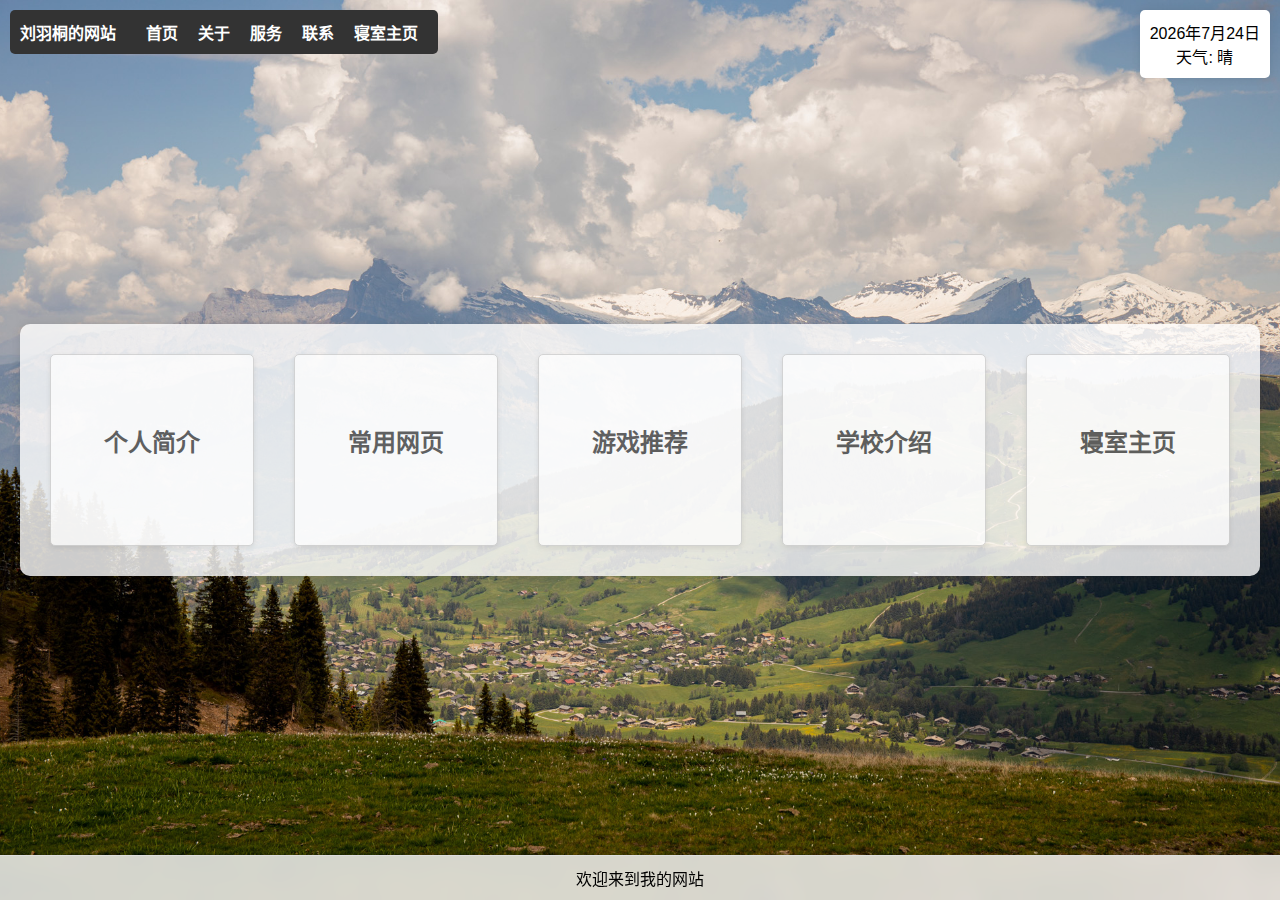
<file: index.html>
<!DOCTYPE html>
<html lang="zh-cn">
<head>
    <meta charset="UTF-8">
    <meta name="viewport" content="width=device-width, initial-scale=1.0">
    <title>欢迎来到我的网站</title>
    <link rel="stylesheet" href="Web/styles.css">
    <style>
        .tooltip {
            position: absolute;
            background-color: white;
            color: black;
            padding: 5px 10px;  
            border-radius: 5px;
            box-shadow: 0 2px 5px rgba(0, 0, 0, 0.1);
            opacity: 0;
            transition: opacity 0.3s ease-in-out, transform 0.3s ease-in-out;
            pointer-events: none;
            transform: translateY(-10px);
        }
        .tooltip.show {
            opacity: 1;
            transform: translateY(0);
        }
    </style>
</head>
<body>
    <nav class="navbar">
        <span class="site-title">刘羽桐的网站</span>
        <a href="#">首页</a>
        <a href="#" id="about">关于</a>
        <a href="#">服务</a>
        <a href="#" id="contact">联系</a>
        <a href="https://unexp-yyf.github.io/dormweb/webpage/Dorm.html" target="_blank">寝室主页</a>
    </nav>
    <div class="date-weather">
        <div id="date"></div>
        <div id="weather">天气: 晴</div>
    </div>
    <div class="container">
        <div class="card">
            <a href="Web/Self Intro.html" target="_blank">
                <h2>个人简介</h2>
            </a>
        </div>
        <div class="card">
            <a href="Web/Webpage Guide.html" target="_blank">
                <h2>常用网页</h2>
            </a>
        </div>
        <div class="card">
            <a href="Web/Game Intro.html" target="_blank">
                <h2>游戏推荐</h2>
            </a>
        </div>
        <div class="card">
            <a href="Web/School Intro.html" target="_blank">
                <h2>学校介绍</h2>
            </a>
        </div>
        <div class="card">
            <a href="https://unexp-yyf.github.io/dormweb/webpage/Dorm.html" target="_blank">
                <h2>寝室主页</h2>
            </a>
    </div>
    <footer class="footer">
        <span>欢迎来到我的网站</span>
    </footer>
    <div id="tooltip" class="tooltip"></div>
    <script>
        // 获取当前日期
        const dateElement = document.getElementById('date');
        const today = new Date();
        const options = { year: 'numeric', month: 'long', day: 'numeric' };
        dateElement.textContent = today.toLocaleDateString('zh-CN', options);

        // 显示提示文字
        const aboutLink = document.getElementById('about');
        const contactLink = document.getElementById('contact');
        const tooltip = document.getElementById('tooltip');

        aboutLink.addEventListener('mouseover', () => {
            tooltip.textContent = '本网页新生实践网页作业展示';
            tooltip.style.top = `${aboutLink.offsetTop + aboutLink.offsetHeight}px`;
            tooltip.style.left = `${aboutLink.offsetLeft}px`;
            tooltip.classList.add('show');
        });

        aboutLink.addEventListener('mouseout', () => {
            tooltip.classList.remove('show');
        });

        contactLink.addEventListener('mouseover', () => {
            tooltip.textContent = '邮箱：U202414877@hust.edu.cn';
            tooltip.style.top = `${contactLink.offsetTop + contactLink.offsetHeight}px`;
            tooltip.style.left = `${contactLink.offsetLeft}px`;
            tooltip.classList.add('show');
        });

        contactLink.addEventListener('mouseout', () => {
            tooltip.classList.remove('show');
        });
    </script>
</body>
</html>
</file>
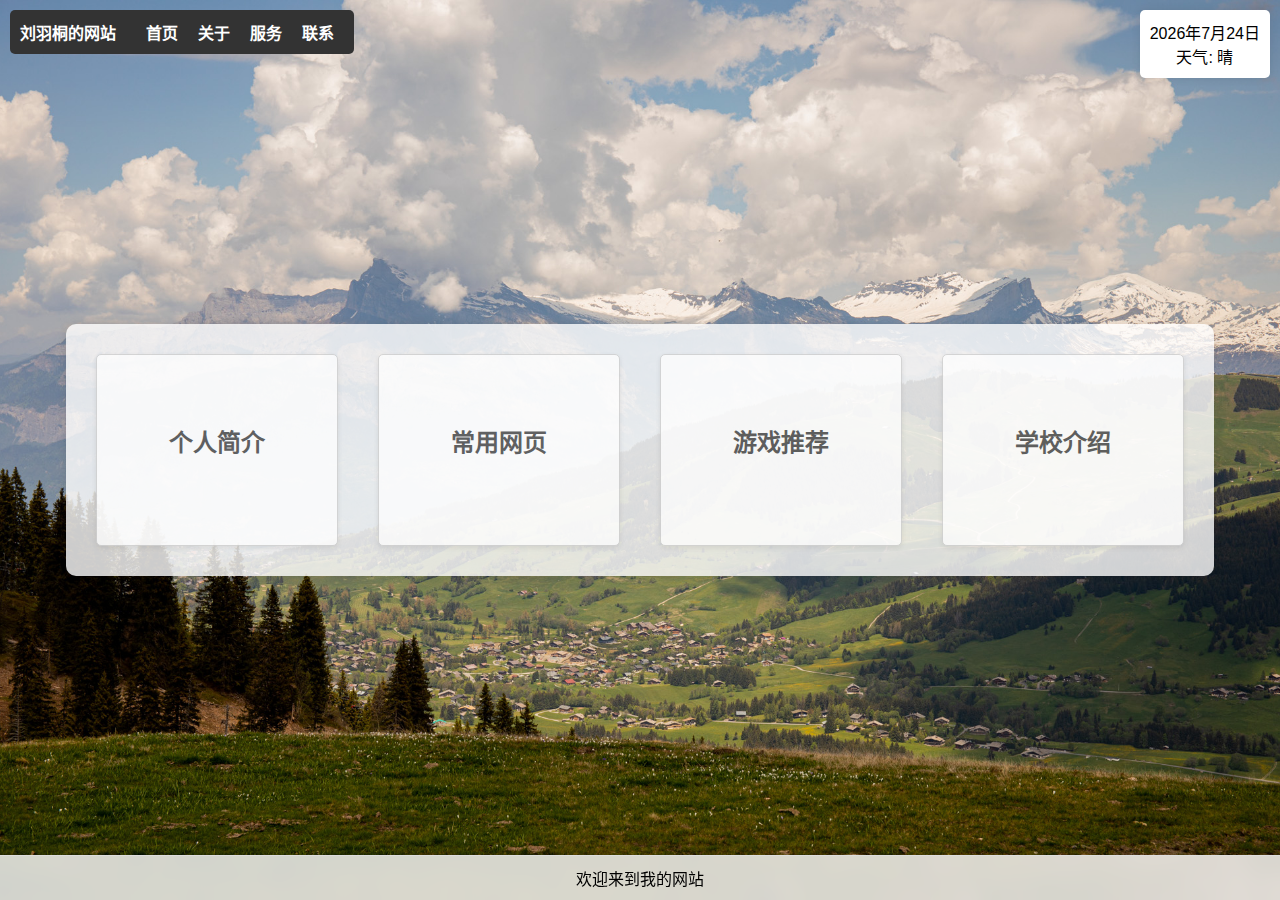
<file: docs/index.html>
<!DOCTYPE html>
<html lang="zh-cn">
<head>
    <meta charset="UTF-8">
    <meta name="viewport" content="width=device-width, initial-scale=1.0">
    <title>欢迎来到我的网站</title>
    <link rel="stylesheet" href="/Web/styles.css">
</head>
<body>
    <nav class="navbar">
        <span class="site-title">刘羽桐的网站</span>
        <a href="#">首页</a>
        <a href="#">关于</a>
        <a href="#">服务</a>
        <a href="#">联系</a>
    </nav>
    <div class="date-weather">
        <div id="date"></div>
        <div id="weather">天气: 晴</div>
    </div>
    <div class="container">
        <div class="card">
            <a href="../docs/Web/Self Intro.html" target="_blank">
                <h2>个人简介</h2>
            </a>
        </div>
        <div class="card">
            <a href="../docs/Web/Webpage Guide.html" target="_blank">
                <h2>常用网页</h2>
            </a>
        </div>
        <div class="card">
            <a href="../docs/Web/Game Intro.html" target="_blank">
                <h2>游戏推荐</h2>
            </a>
        </div>
        <div class="card">
            <a href="../docs/Web/School Intro.html" target="_blank">
                <h2>学校介绍</h2>
            </a>
        </div>
    </div>
    <footer class="footer">
        <span>欢迎来到我的网站</span>
    </footer>
    <script>
        // 获取当前日期
        const dateElement = document.getElementById('date');
        const today = new Date();
        const options = { year: 'numeric', month: 'long', day: 'numeric' };
        dateElement.textContent = today.toLocaleDateString('zh-CN', options);
    </script>
</body>
</html>
</file>
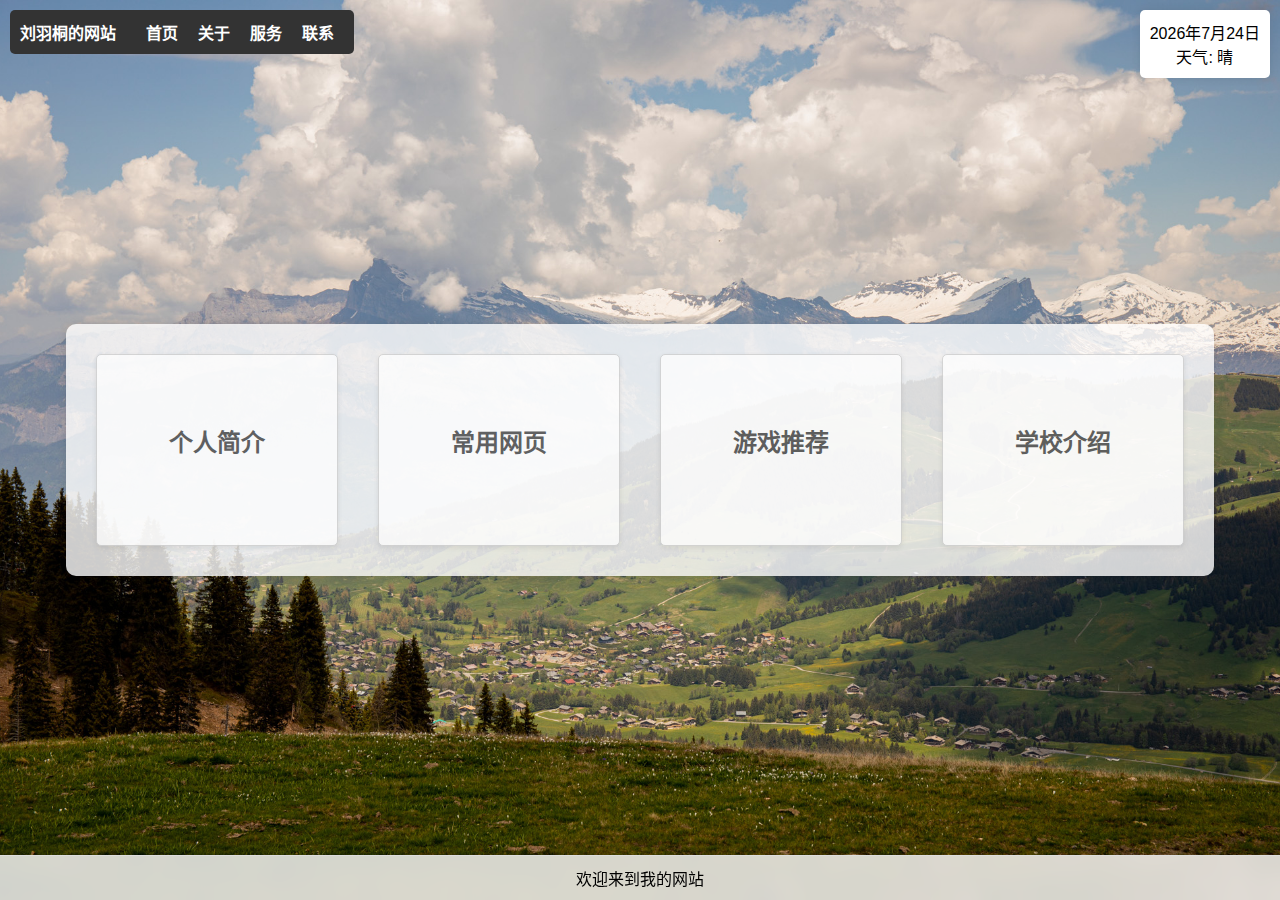
<file: lyt877/Web/index.html>
<!DOCTYPE html>
<html lang="zh-cn">
<head>
    <meta charset="UTF-8">
    <meta name="viewport" content="width=device-width, initial-scale=1.0">
    <title>欢迎来到我的网站</title>
    <link rel="stylesheet" href="styles.css">
</head>
<body>
    <nav class="navbar">
        <span class="site-title">刘羽桐的网站</span>
        <a href="#">首页</a>
        <a href="#">关于</a>
        <a href="#">服务</a>
        <a href="#">联系</a>
    </nav>
    <div class="date-weather">
        <div id="date"></div>
        <div id="weather">天气: 晴</div>
    </div>
    <div class="container">
        <div class="card">
            <a href="Self Intro.html" target="_blank">
                <h2>个人简介</h2>
            </a>
        </div>
        <div class="card">
            <a href="Webpage Guide.html" target="_blank">
                <h2>常用网页</h2>
            </a>
        </div>
        <div class="card">
            <a href="Game Intro.html" target="_blank">
                <h2>游戏推荐</h2>
            </a>
        </div>
        <div class="card">
            <a href="School Intro.html" target="_blank">
                <h2>学校介绍</h2>
            </a>
        </div>
    </div>
    <footer class="footer">
        <span>欢迎来到我的网站</span>
    </footer>
    <script>
        // 获取当前日期
        const dateElement = document.getElementById('date');
        const today = new Date();
        const options = { year: 'numeric', month: 'long', day: 'numeric' };
        dateElement.textContent = today.toLocaleDateString('zh-CN', options);
    </script>
</body>
</html>
</file>
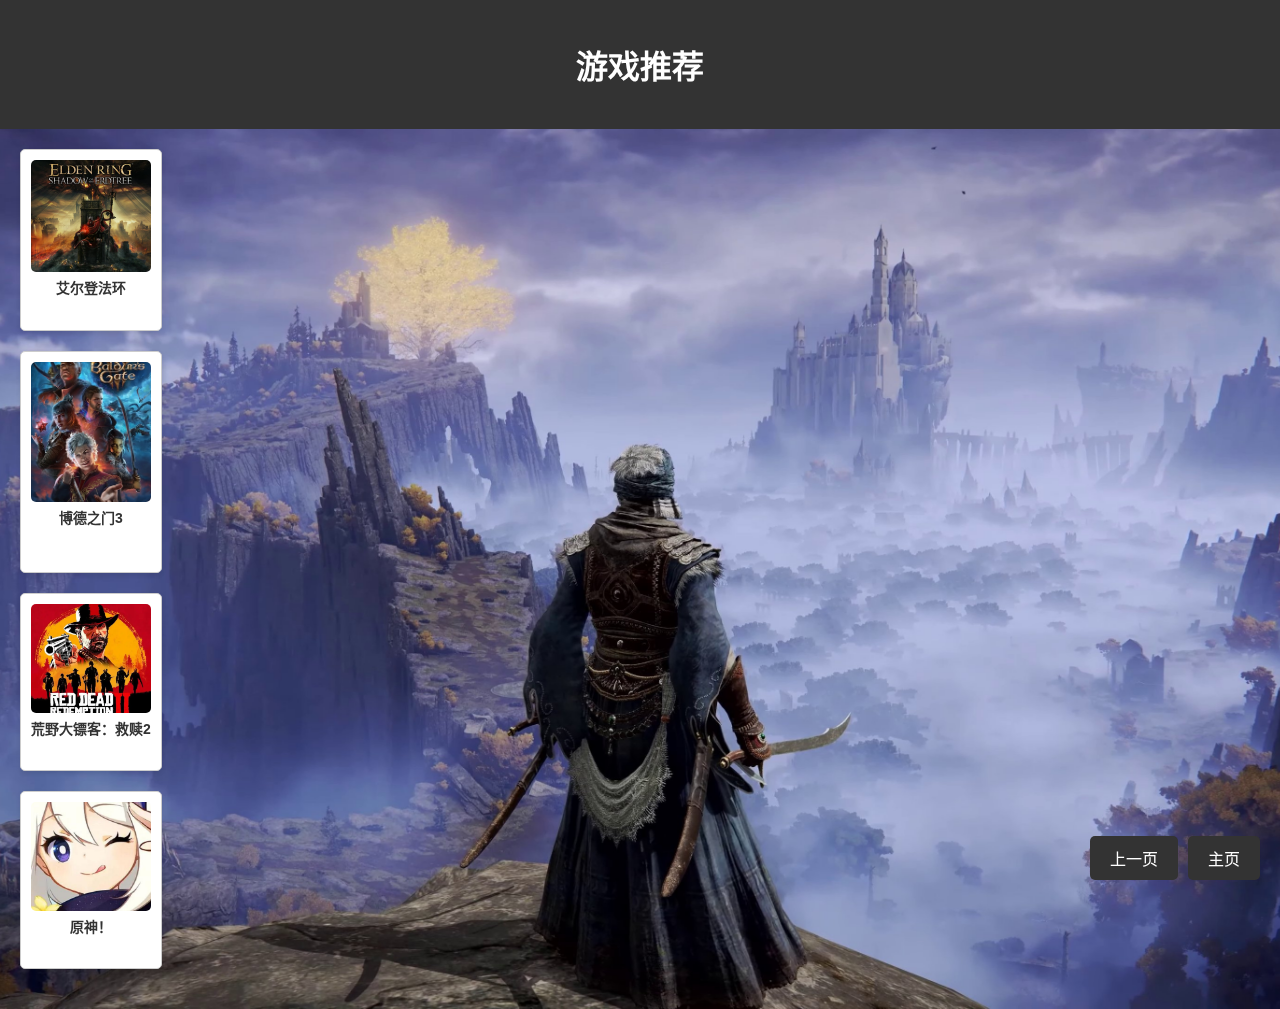
<file: Web/Game Intro.html>
<!DOCTYPE html>
<html lang="zh-cn">
<head>
    <meta charset="UTF-8">
    <meta name="viewport" content="width=device-width, initial-scale=1.0">
    <title>Game Recommendations</title>
    <link rel="stylesheet" href="style Game.css">
</head>
<body>
    <header class="header">
        <h1>游戏推荐</h1>
    </header>
    <div class="game-container">
        <div class="game-card fade-in" data-info="《艾尔登法环》是一款由FromSoftware开发、万代南梦宫发行的动作角色扮演游戏。游戏设定在一个充满神秘和危险的开放世界中，玩家将扮演一名被称为“褪色者”的角色，探索广阔的土地，揭开隐藏的秘密。游戏融合了FromSoftware经典的高难度战斗机制和深厚的故事背景，由知名作家乔治·R·R·马丁参与创作。玩家可以自由选择探索路径，面对各种强大的敌人和Boss，体验紧张刺激的战斗和丰富的剧情。游戏的世界观设定在一个被称为“交界地”的地方，这里充满了古老的神话和传说。玩家将探索各种各样的环境，从茂密的森林到荒凉的沙漠，每个区域都有独特的敌人和挑战。游戏的战斗系统强调策略和技巧，玩家需要熟练掌握各种武器和技能，才能在战斗中生存下来。游戏还提供了丰富的角色自定义选项，玩家可以根据自己的喜好打造独特的角色。除了主线任务，游戏中还有大量的支线任务和隐藏内容，等待玩家去发现和探索。">
            <div class="image-container">
                <img src="../Image/Shadow of the Erdtree.webp" alt="游戏1图片">
            </div>
            <h2>艾尔登法环</h2>
        </div>
        <div class="game-card fade-in" data-info="《博德之门3》是由Larian Studios开发的一款角色扮演游戏，是经典系列《博德之门》的最新续作。游戏设定在龙与地下城的奇幻世界中，玩家将组建一支冒险队伍，探索充满危险和谜题的地下城和城市。游戏采用回合制战斗系统，玩家需要策略性地利用角色的技能和魔法来击败敌人。游戏的剧情丰富，玩家的选择将影响故事的发展和结局。通过与队友和NPC的互动，玩家可以深入了解每个角色的背景和动机，体验一个充满变化和惊喜的冒险旅程。游戏的世界观设定在一个充满魔法和奇幻生物的世界，玩家将面对各种各样的敌人，从强大的龙到狡猾的盗贼。游戏的战斗系统强调策略和团队合作，玩家需要合理分配角色的技能和资源，才能在战斗中取得胜利。游戏还提供了丰富的角色自定义选项，玩家可以根据自己的喜好打造独特的角色。除了主线任务，游戏中还有大量的支线任务和隐藏内容，等待玩家去发现和探索。">
            <div class="image-container">
                <img src="../Image/Baldur's Gate 3.jpg" alt="游戏2图片">
            </div>
            <h2>博德之门3</h2>
        </div>
        <div class="game-card fade-in" data-info="《荒野大镖客：救赎2》是由Rockstar Games开发的一款开放世界动作冒险游戏。游戏设定在19世纪末的美国西部，玩家将扮演一名名叫亚瑟·摩根的亡命之徒，加入范德林德帮派，体验一段充满冒险和危险的旅程。游戏的开放世界设计精美，玩家可以自由探索广阔的荒野、城镇和森林，参与各种任务和活动。游戏的剧情深刻感人，角色塑造丰富，玩家的选择将影响故事的发展和结局。通过狩猎、钓鱼、打牌等活动，玩家可以体验到真实的西部生活。游戏的世界观设定在一个充满历史和文化的西部世界，玩家将面对各种各样的敌人，从凶猛的野生动物到狡猾的盗贼。游戏的战斗系统强调策略和技巧，玩家需要熟练掌握各种武器和技能，才能在战斗中生存下来。游戏还提供了丰富的角色自定义选项，玩家可以根据自己的喜好打造独特的角色。除了主线任务，游戏中还有大量的支线任务和隐藏内容，等待玩家去发现和探索。">
            <div class="image-container">
                <img src="../Image/RDR2.webp" alt="游戏3图片">
            </div>
            <h2>荒野大镖客：救赎2</h2>
        </div>
<div class="game-card fade-in" data-info="《原神》是由miHoYo开发的一款开放世界动作角色扮演游戏。游戏设定在一个名为提瓦特的幻想世界中，玩家将扮演一名旅行者，寻找失散的亲人，并揭开世界的秘密。游戏拥有精美的画面和广阔的开放世界，玩家可以自由探索七个不同元素的国度，解锁各种角色和技能。游戏的战斗系统独特，玩家可以通过组合不同元素的攻击来击败敌人。游戏还支持多人联机，玩家可以与朋友一起组队冒险，体验丰富多彩的任务和活动。游戏的世界观设定在一个充满魔法和奇幻生物的世界，玩家将面对各种各样的敌人，从强大的龙到狡猾的盗贼。游戏的战斗系统强调策略和团队合作，玩家需要合理分配角色的技能和资源，才能在战斗中取得胜利。游戏还提供了丰富的角色自定义选项，玩家可以根据自己的喜好打造独特的角色。除了主线任务，游戏中还有大量的支线任务和隐藏内容，等待玩家去发现和探索。">
    <div class="image-container">
        <img src="../Image/GENSHIN！.jpeg" alt="游戏4图片">
    </div>
    <h2>原神！</h2>
</div>
    </div>
    <div class="game-detail" id="game-detail">
        <p id="game-detail-text">这里是游戏的详细介绍。</p>
    </div>
    <div class="button-container">
        <a href="javascript:history.back()" class="button">上一页</a>
        <a href="../index.html" class="button">主页</a>
    </div>
    <script src="script.js"></script>
</body>
</html>
</file>
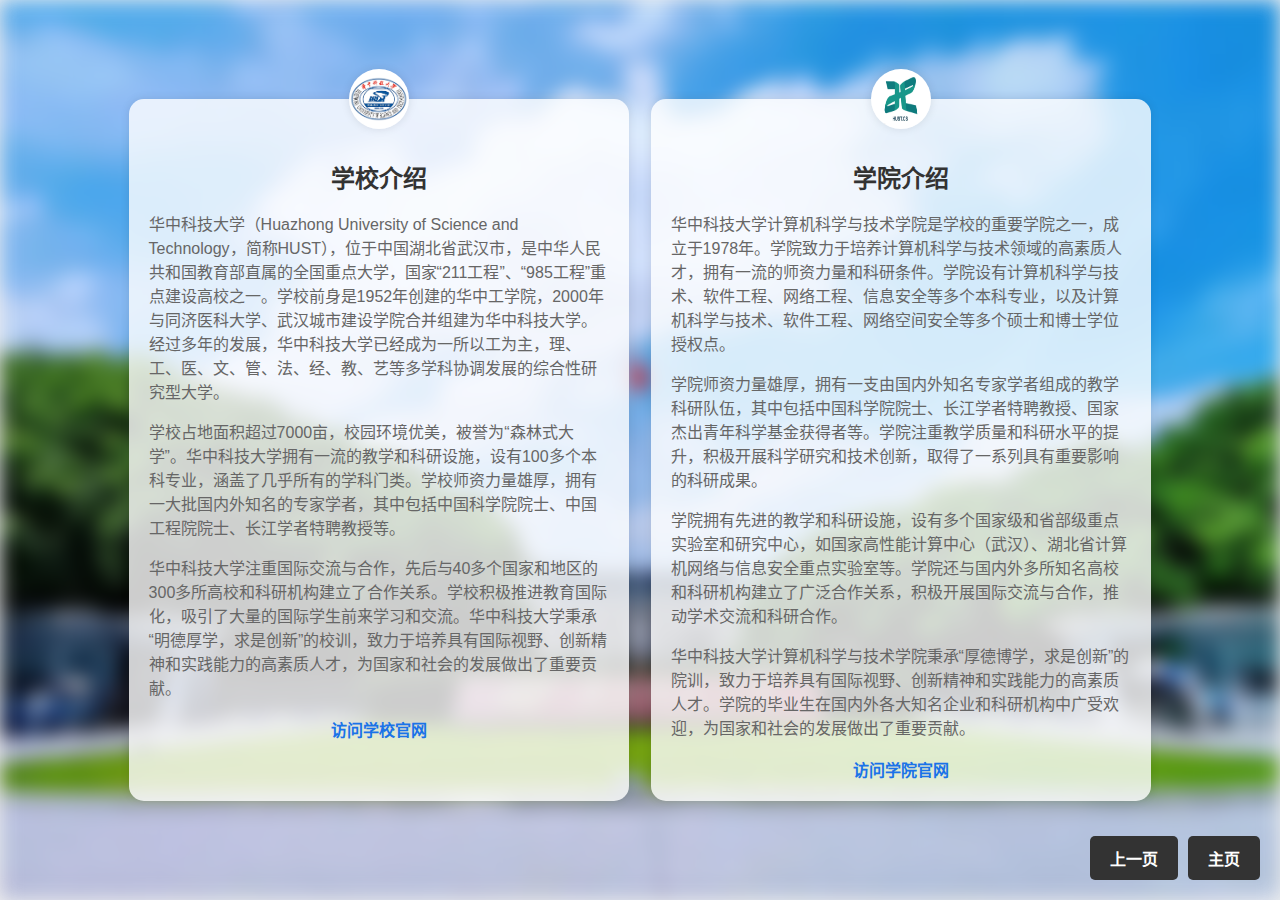
<file: Web/School Intro.html>
<!DOCTYPE html>
<html lang="zh-cn">
<head>
    <meta charset="UTF-8">
    <meta name="viewport" content="width=device-width, initial-scale=1.0">
    <title>学校和学院介绍</title>
    <link rel="stylesheet" href="style school.css">
</head>
<body>
    <div class="background"></div>
    <div class="container">
        <div class="intro-box">
            <img src="../Image/HUSTicon.webp" alt="学校图标" class="icon">
            <h2>学校介绍</h2>
            <p>华中科技大学（Huazhong University of Science and Technology，简称HUST），位于中国湖北省武汉市，是中华人民共和国教育部直属的全国重点大学，国家“211工程”、“985工程”重点建设高校之一。学校前身是1952年创建的华中工学院，2000年与同济医科大学、武汉城市建设学院合并组建为华中科技大学。经过多年的发展，华中科技大学已经成为一所以工为主，理、工、医、文、管、法、经、教、艺等多学科协调发展的综合性研究型大学。</p>
            <p>学校占地面积超过7000亩，校园环境优美，被誉为“森林式大学”。华中科技大学拥有一流的教学和科研设施，设有100多个本科专业，涵盖了几乎所有的学科门类。学校师资力量雄厚，拥有一大批国内外知名的专家学者，其中包括中国科学院院士、中国工程院院士、长江学者特聘教授等。</p>
            <p>华中科技大学注重国际交流与合作，先后与40多个国家和地区的300多所高校和科研机构建立了合作关系。学校积极推进教育国际化，吸引了大量的国际学生前来学习和交流。华中科技大学秉承“明德厚学，求是创新”的校训，致力于培养具有国际视野、创新精神和实践能力的高素质人才，为国家和社会的发展做出了重要贡献。</p>
            <a href="https://www.hust.edu.cn" target="_blank">访问学校官网</a>
        </div>
        <div class="intro-box">
            <img src="../Image/CSicon.webp" alt="学院图标" class="icon">
            <h2>学院介绍</h2>
            <p>华中科技大学计算机科学与技术学院是学校的重要学院之一，成立于1978年。学院致力于培养计算机科学与技术领域的高素质人才，拥有一流的师资力量和科研条件。学院设有计算机科学与技术、软件工程、网络工程、信息安全等多个本科专业，以及计算机科学与技术、软件工程、网络空间安全等多个硕士和博士学位授权点。</p>
            <p>学院师资力量雄厚，拥有一支由国内外知名专家学者组成的教学科研队伍，其中包括中国科学院院士、长江学者特聘教授、国家杰出青年科学基金获得者等。学院注重教学质量和科研水平的提升，积极开展科学研究和技术创新，取得了一系列具有重要影响的科研成果。</p>
            <p>学院拥有先进的教学和科研设施，设有多个国家级和省部级重点实验室和研究中心，如国家高性能计算中心（武汉）、湖北省计算机网络与信息安全重点实验室等。学院还与国内外多所知名高校和科研机构建立了广泛合作关系，积极开展国际交流与合作，推动学术交流和科研合作。</p>
            <p>华中科技大学计算机科学与技术学院秉承“厚德博学，求是创新”的院训，致力于培养具有国际视野、创新精神和实践能力的高素质人才。学院的毕业生在国内外各大知名企业和科研机构中广受欢迎，为国家和社会的发展做出了重要贡献。</p>
            <a href="https://cs.hust.edu.cn" target="_blank">访问学院官网</a>
        </div>
    </div>
    <div class="navigation-buttons">
        <a href="Self Intro.html" class="nav-button">上一页</a>
        <a href="../index.html" class="nav-button">主页</a>
    </div>
</body>
</html>
</file>
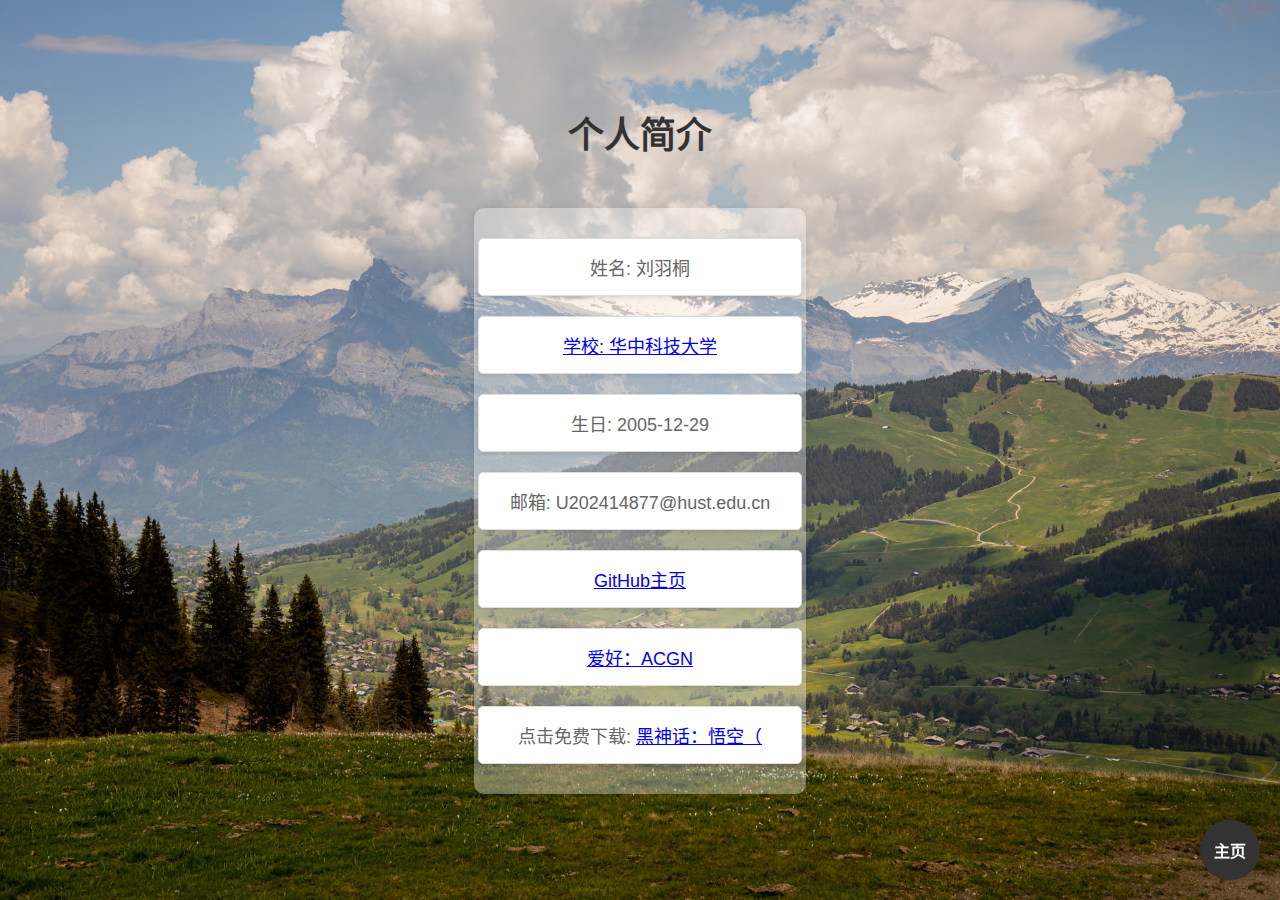
<file: Web/Self Intro.html>
<!DOCTYPE html>
<html lang="zh-cn">
<head>
    <meta charset="UTF-8">
    <meta name="viewport" content="width=device-width, initial-scale=1.0">
    <title>个人简介</title>
    <link rel="stylesheet" href="style Intro.css">
</head>
<body>
    <div class="header">
        <h1>个人简介</h1>
    </div>
    <div class="info-container">
        <div class="info-item">姓名: 刘羽桐</div>
        <div class="info-item"><a href="School Intro.html">学校: 华中科技大学</a></div>
        <div class="info-item">生日: 2005-12-29</div>
        <div class="info-item">邮箱: U202414877@hust.edu.cn</div>
        <div class="info-item"><a href="https://github.com/Hapekiro22">GitHub主页</a></div>
        <div class="info-item"><a href="Game Intro.html">爱好：ACGN</a></div>
        <div class="info-item">点击免费下载: <a href="https://ys-api.mihoyo.com/event/download_porter/link/ys_cn/official/pc_default" target="_blank">黑神话：悟空（</a></div>
    </div>
    <div class="back-to-home">
        <a href="../index.html">主页</a>
    </div>
</body>
</html>
</file>
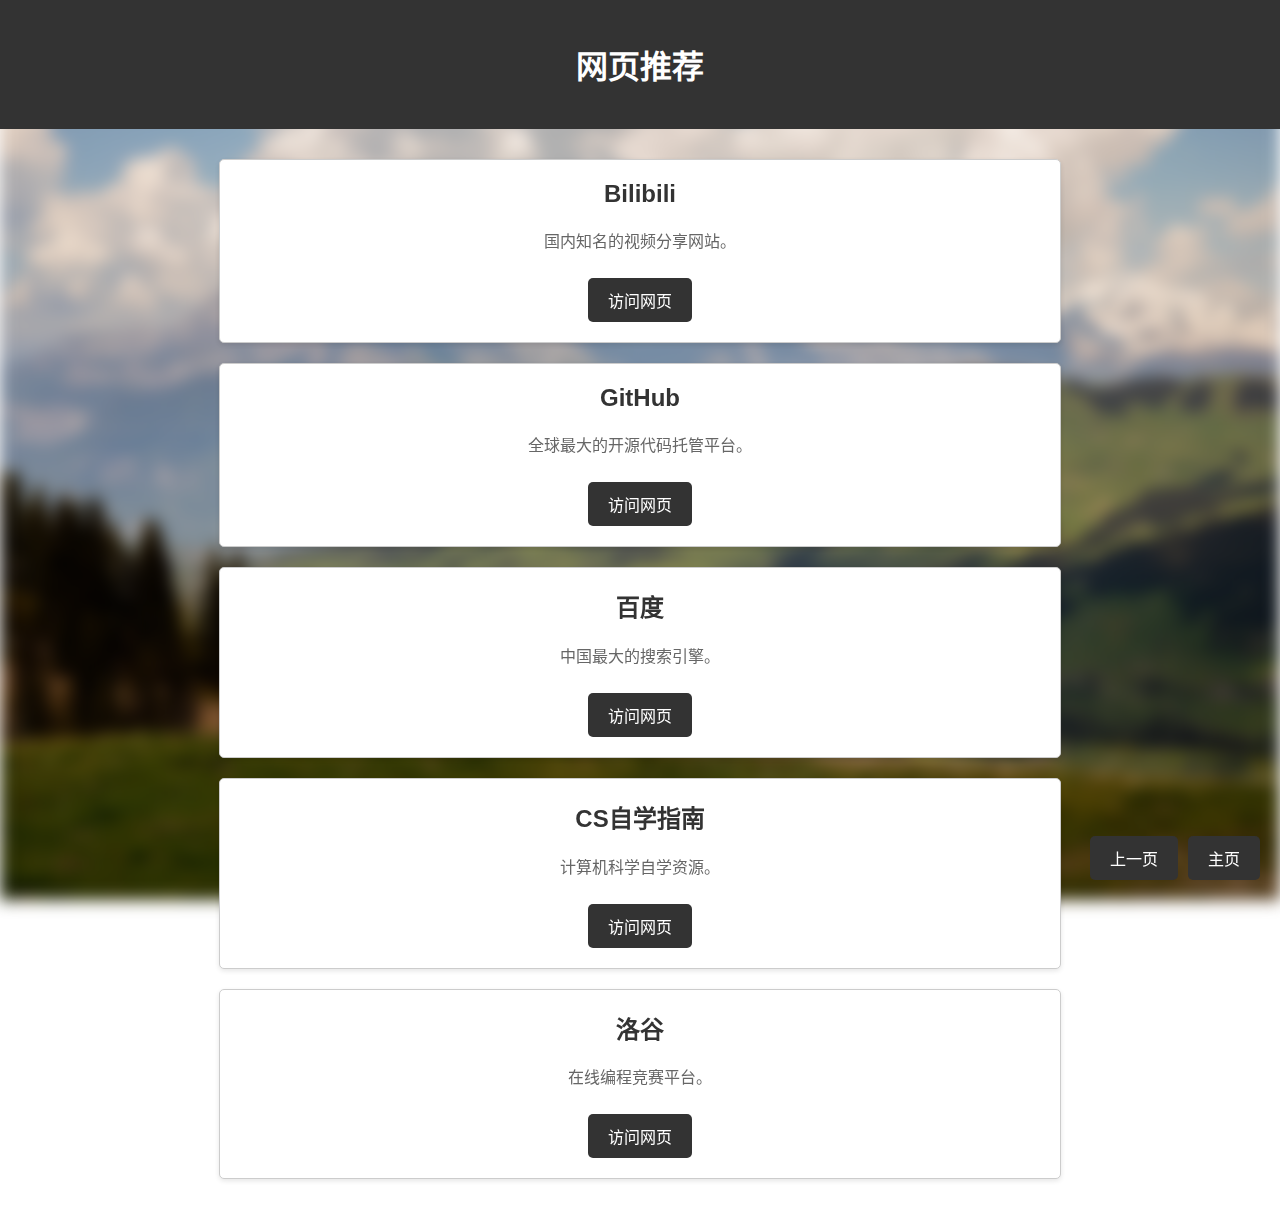
<file: Web/Webpage Guide.html>
<!DOCTYPE html>
<html lang="zh-cn">
<head>
    <meta charset="UTF-8">
    <meta name="viewport" content="width=device-width, initial-scale=1.0">
    <title>Webpage Guide</title>
    <link rel="stylesheet" href="style Web.css">
</head>
<body>
    <header class="header">
        <h1>网页推荐</h1>
    </header>
    <div class="webpage-container">
        <div class="webpage-card">
            <h2>Bilibili</h2>
            <p>国内知名的视频分享网站。</p>
            <a href="https://www.bilibili.com" target="_blank">访问网页</a>
        </div>
        <div class="webpage-card">
            <h2>GitHub</h2>
            <p>全球最大的开源代码托管平台。</p>
            <a href="https://github.com" target="_blank">访问网页</a>
        </div>
        <div class="webpage-card">
            <h2>百度</h2>
            <p>中国最大的搜索引擎。</p>
            <a href="https://www.baidu.com" target="_blank">访问网页</a>
        </div>
        <div class="webpage-card">
            <h2>CS自学指南</h2>
            <p>计算机科学自学资源。</p>
            <a href="https://csdiy.wiki/" target="_blank">访问网页</a>
        </div>
        <div class="webpage-card">
            <h2>洛谷</h2>
            <p>在线编程竞赛平台。</p>
            <a href="https://www.luogu.com.cn" target="_blank">访问网页</a>
        </div>
    <div class="button-container">
        <a href="javascript:history.back()" class="button">上一页</a>
        <a href="../index.html" class="button">主页</a>
    </div>
</body>
</html>
</file>
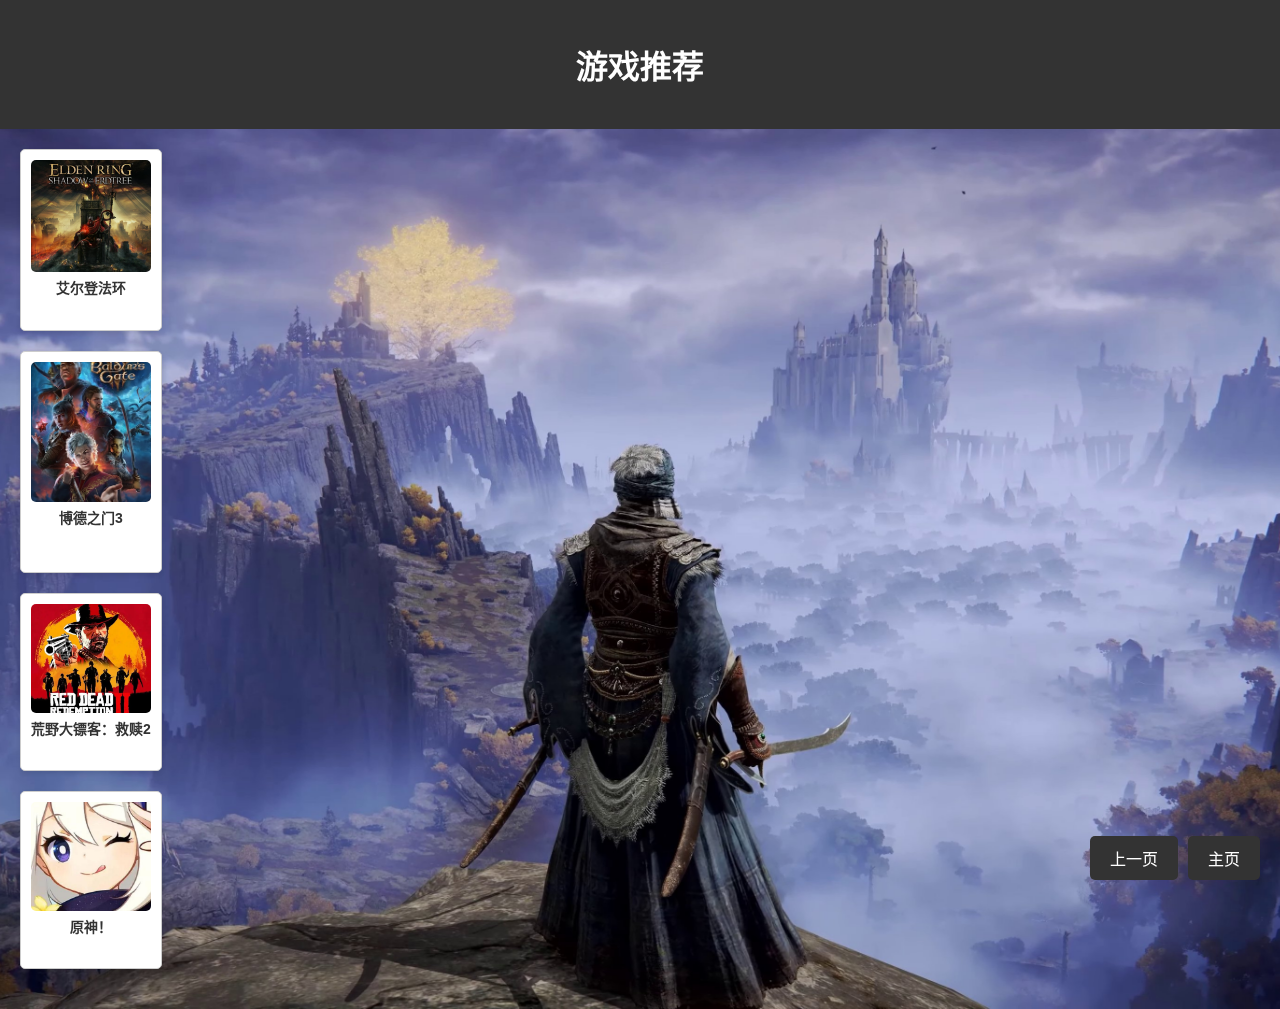
<file: docs/Web/Game Intro.html>
<!DOCTYPE html>
<html lang="zh-cn">
<head>
    <meta charset="UTF-8">
    <meta name="viewport" content="width=device-width, initial-scale=1.0">
    <title>Game Recommendations</title>
    <link rel="stylesheet" href="style Game.css">
</head>
<body>
    <header class="header">
        <h1>游戏推荐</h1>
    </header>
    <div class="game-container">
        <div class="game-card fade-in" data-info="《艾尔登法环》是一款由FromSoftware开发、万代南梦宫发行的动作角色扮演游戏。游戏设定在一个充满神秘和危险的开放世界中，玩家将扮演一名被称为“褪色者”的角色，探索广阔的土地，揭开隐藏的秘密。游戏融合了FromSoftware经典的高难度战斗机制和深厚的故事背景，由知名作家乔治·R·R·马丁参与创作。玩家可以自由选择探索路径，面对各种强大的敌人和Boss，体验紧张刺激的战斗和丰富的剧情。游戏的世界观设定在一个被称为“交界地”的地方，这里充满了古老的神话和传说。玩家将探索各种各样的环境，从茂密的森林到荒凉的沙漠，每个区域都有独特的敌人和挑战。游戏的战斗系统强调策略和技巧，玩家需要熟练掌握各种武器和技能，才能在战斗中生存下来。游戏还提供了丰富的角色自定义选项，玩家可以根据自己的喜好打造独特的角色。除了主线任务，游戏中还有大量的支线任务和隐藏内容，等待玩家去发现和探索。"data-bg="../Image/Elden Ring Backpage.jpeg">
            <div class="image-container">
                <img src="../Image/Shadow of the Erdtree.webp" alt="游戏1图片">
            </div>
            <h2>艾尔登法环</h2>
        </div>
        <div class="game-card fade-in" data-info="《博德之门3》是由Larian Studios开发的一款角色扮演游戏，是经典系列《博德之门》的最新续作。游戏设定在龙与地下城的奇幻世界中，玩家将组建一支冒险队伍，探索充满危险和谜题的地下城和城市。游戏采用回合制战斗系统，玩家需要策略性地利用角色的技能和魔法来击败敌人。游戏的剧情丰富，玩家的选择将影响故事的发展和结局。通过与队友和NPC的互动，玩家可以深入了解每个角色的背景和动机，体验一个充满变化和惊喜的冒险旅程。游戏的世界观设定在一个充满魔法和奇幻生物的世界，玩家将面对各种各样的敌人，从强大的龙到狡猾的盗贼。游戏的战斗系统强调策略和团队合作，玩家需要合理分配角色的技能和资源，才能在战斗中取得胜利。游戏还提供了丰富的角色自定义选项，玩家可以根据自己的喜好打造独特的角色。除了主线任务，游戏中还有大量的支线任务和隐藏内容，等待玩家去发现和探索。">
            <div class="image-container">
                <img src="../Image/Baldur's Gate 3.jpg" alt="游戏2图片">
            </div>
            <h2>博德之门3</h2>
        </div>
        <div class="game-card fade-in" data-info="《荒野大镖客：救赎2》是由Rockstar Games开发的一款开放世界动作冒险游戏。游戏设定在19世纪末的美国西部，玩家将扮演一名名叫亚瑟·摩根的亡命之徒，加入范德林德帮派，体验一段充满冒险和危险的旅程。游戏的开放世界设计精美，玩家可以自由探索广阔的荒野、城镇和森林，参与各种任务和活动。游戏的剧情深刻感人，角色塑造丰富，玩家的选择将影响故事的发展和结局。通过狩猎、钓鱼、打牌等活动，玩家可以体验到真实的西部生活。游戏的世界观设定在一个充满历史和文化的西部世界，玩家将面对各种各样的敌人，从凶猛的野生动物到狡猾的盗贼。游戏的战斗系统强调策略和技巧，玩家需要熟练掌握各种武器和技能，才能在战斗中生存下来。游戏还提供了丰富的角色自定义选项，玩家可以根据自己的喜好打造独特的角色。除了主线任务，游戏中还有大量的支线任务和隐藏内容，等待玩家去发现和探索。">
            <div class="image-container">
                <img src="../Image/RDR2.webp" alt="游戏3图片">
            </div>
            <h2>荒野大镖客：救赎2</h2>
        </div>
<div class="game-card fade-in" data-info="《原神》是由miHoYo开发的一款开放世界动作角色扮演游戏。游戏设定在一个名为提瓦特的幻想世界中，玩家将扮演一名旅行者，寻找失散的亲人，并揭开世界的秘密。游戏拥有精美的画面和广阔的开放世界，玩家可以自由探索七个不同元素的国度，解锁各种角色和技能。游戏的战斗系统独特，玩家可以通过组合不同元素的攻击来击败敌人。游戏还支持多人联机，玩家可以与朋友一起组队冒险，体验丰富多彩的任务和活动。游戏的世界观设定在一个充满魔法和奇幻生物的世界，玩家将面对各种各样的敌人，从强大的龙到狡猾的盗贼。游戏的战斗系统强调策略和团队合作，玩家需要合理分配角色的技能和资源，才能在战斗中取得胜利。游戏还提供了丰富的角色自定义选项，玩家可以根据自己的喜好打造独特的角色。除了主线任务，游戏中还有大量的支线任务和隐藏内容，等待玩家去发现和探索。">
    <div class="image-container">
        <img src="../Image/GENSHIN！.jpeg" alt="游戏4图片">
    </div>
    <h2>原神！</h2>
</div>
    </div>
    <div class="game-detail" id="game-detail">
        <p id="game-detail-text">这里是游戏的详细介绍。</p>
    </div>
    <div class="button-container">
        <a href="javascript:history.back()" class="button">上一页</a>
        <a href="../index.html" class="button">主页</a>
    </div>
    <script src="script.js"></script>
</body>
</html>
</file>
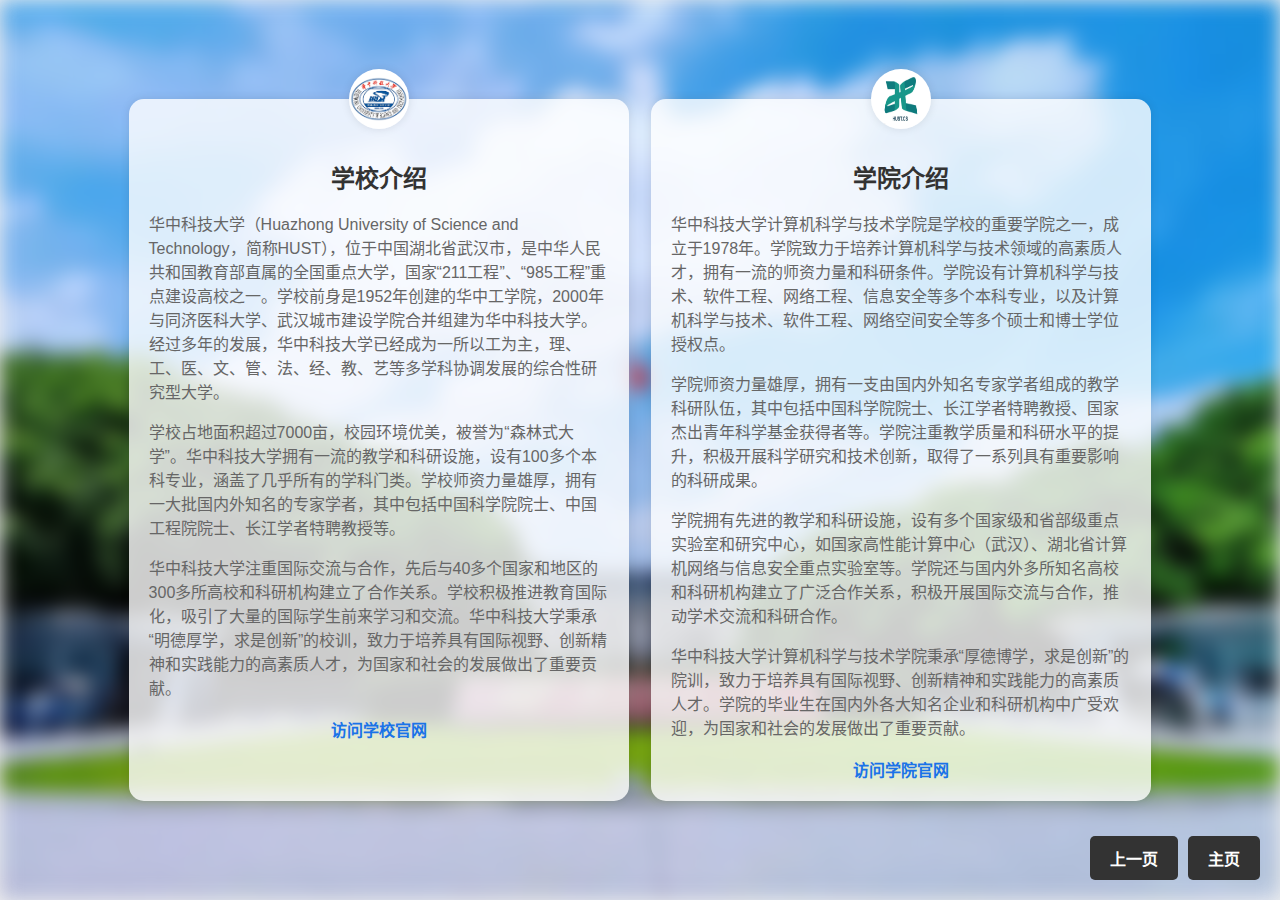
<file: docs/Web/School Intro.html>
<!DOCTYPE html>
<html lang="zh-cn">
<head>
    <meta charset="UTF-8">
    <meta name="viewport" content="width=device-width, initial-scale=1.0">
    <title>学校和学院介绍</title>
    <link rel="stylesheet" href="style school.css">
</head>
<body>
    <div class="background"></div>
    <div class="container">
        <div class="intro-box">
            <img src="../Image/HUSTicon.webp" alt="学校图标" class="icon">
            <h2>学校介绍</h2>
            <p>华中科技大学（Huazhong University of Science and Technology，简称HUST），位于中国湖北省武汉市，是中华人民共和国教育部直属的全国重点大学，国家“211工程”、“985工程”重点建设高校之一。学校前身是1952年创建的华中工学院，2000年与同济医科大学、武汉城市建设学院合并组建为华中科技大学。经过多年的发展，华中科技大学已经成为一所以工为主，理、工、医、文、管、法、经、教、艺等多学科协调发展的综合性研究型大学。</p>
            <p>学校占地面积超过7000亩，校园环境优美，被誉为“森林式大学”。华中科技大学拥有一流的教学和科研设施，设有100多个本科专业，涵盖了几乎所有的学科门类。学校师资力量雄厚，拥有一大批国内外知名的专家学者，其中包括中国科学院院士、中国工程院院士、长江学者特聘教授等。</p>
            <p>华中科技大学注重国际交流与合作，先后与40多个国家和地区的300多所高校和科研机构建立了合作关系。学校积极推进教育国际化，吸引了大量的国际学生前来学习和交流。华中科技大学秉承“明德厚学，求是创新”的校训，致力于培养具有国际视野、创新精神和实践能力的高素质人才，为国家和社会的发展做出了重要贡献。</p>
            <a href="https://www.hust.edu.cn" target="_blank">访问学校官网</a>
        </div>
        <div class="intro-box">
            <img src="../Image/CSicon.webp" alt="学院图标" class="icon">
            <h2>学院介绍</h2>
            <p>华中科技大学计算机科学与技术学院是学校的重要学院之一，成立于1978年。学院致力于培养计算机科学与技术领域的高素质人才，拥有一流的师资力量和科研条件。学院设有计算机科学与技术、软件工程、网络工程、信息安全等多个本科专业，以及计算机科学与技术、软件工程、网络空间安全等多个硕士和博士学位授权点。</p>
            <p>学院师资力量雄厚，拥有一支由国内外知名专家学者组成的教学科研队伍，其中包括中国科学院院士、长江学者特聘教授、国家杰出青年科学基金获得者等。学院注重教学质量和科研水平的提升，积极开展科学研究和技术创新，取得了一系列具有重要影响的科研成果。</p>
            <p>学院拥有先进的教学和科研设施，设有多个国家级和省部级重点实验室和研究中心，如国家高性能计算中心（武汉）、湖北省计算机网络与信息安全重点实验室等。学院还与国内外多所知名高校和科研机构建立了广泛合作关系，积极开展国际交流与合作，推动学术交流和科研合作。</p>
            <p>华中科技大学计算机科学与技术学院秉承“厚德博学，求是创新”的院训，致力于培养具有国际视野、创新精神和实践能力的高素质人才。学院的毕业生在国内外各大知名企业和科研机构中广受欢迎，为国家和社会的发展做出了重要贡献。</p>
            <a href="https://cs.hust.edu.cn" target="_blank">访问学院官网</a>
        </div>
    </div>
    <div class="navigation-buttons">
        <a href="Self Intro.html" class="nav-button">上一页</a>
        <a href="../index.html" class="nav-button">主页</a>
    </div>
</body>
</html>
</file>
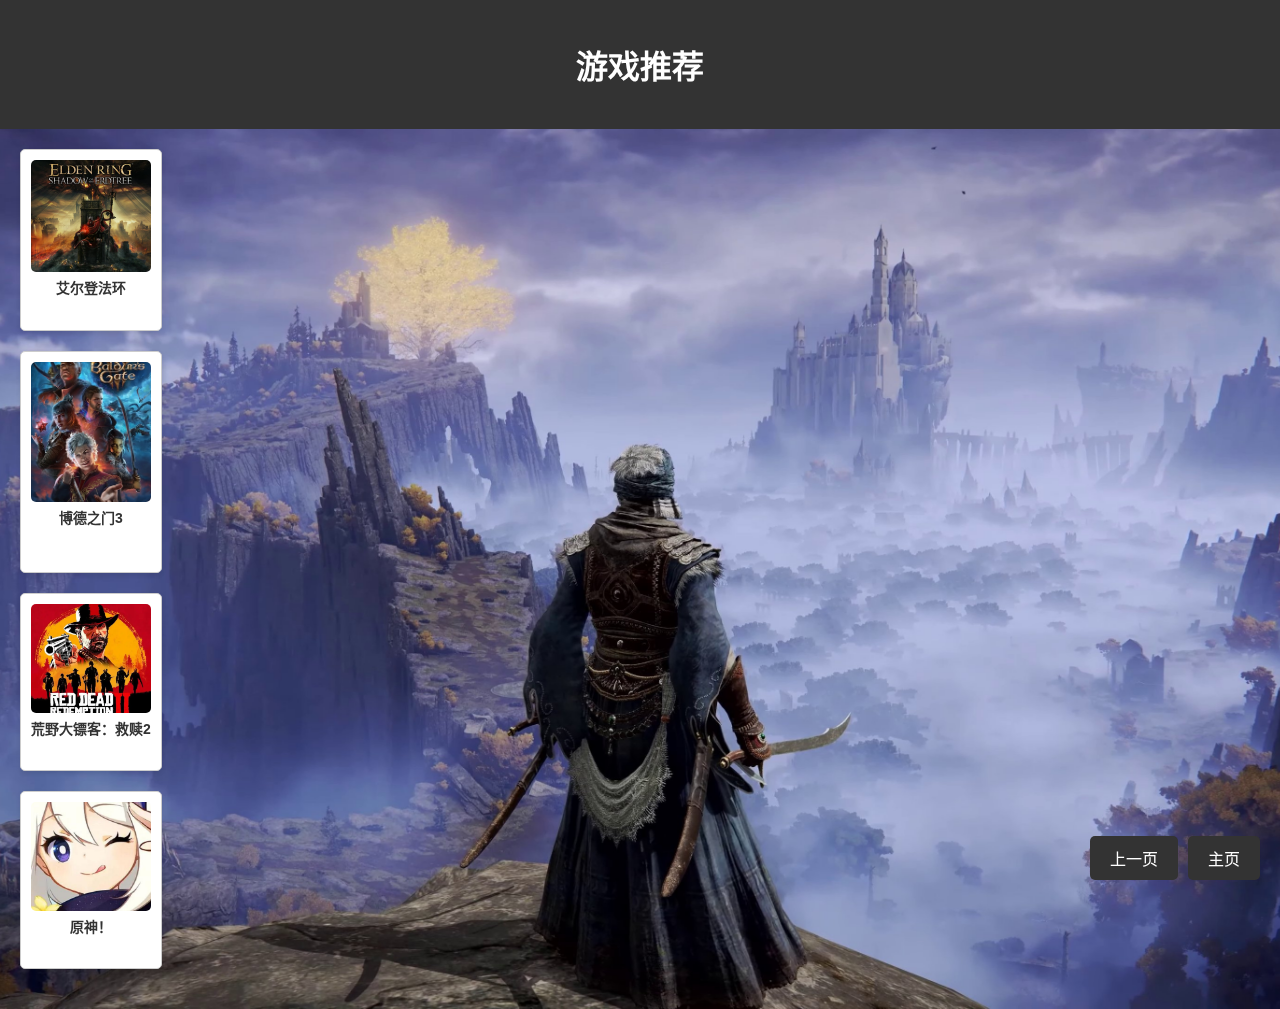
<file: lyt877/Web/Game Intro.html>
<!DOCTYPE html>
<html lang="zh-cn">
<head>
    <meta charset="UTF-8">
    <meta name="viewport" content="width=device-width, initial-scale=1.0">
    <title>Game Recommendations</title>
    <link rel="stylesheet" href="style Game.css">
</head>
<body>
    <header class="header">
        <h1>游戏推荐</h1>
    </header>
    <div class="game-container">
        <div class="game-card fade-in" data-info="《艾尔登法环》是一款由FromSoftware开发、万代南梦宫发行的动作角色扮演游戏。游戏设定在一个充满神秘和危险的开放世界中，玩家将扮演一名被称为“褪色者”的角色，探索广阔的土地，揭开隐藏的秘密。游戏融合了FromSoftware经典的高难度战斗机制和深厚的故事背景，由知名作家乔治·R·R·马丁参与创作。玩家可以自由选择探索路径，面对各种强大的敌人和Boss，体验紧张刺激的战斗和丰富的剧情。游戏的世界观设定在一个被称为“交界地”的地方，这里充满了古老的神话和传说。玩家将探索各种各样的环境，从茂密的森林到荒凉的沙漠，每个区域都有独特的敌人和挑战。游戏的战斗系统强调策略和技巧，玩家需要熟练掌握各种武器和技能，才能在战斗中生存下来。游戏还提供了丰富的角色自定义选项，玩家可以根据自己的喜好打造独特的角色。除了主线任务，游戏中还有大量的支线任务和隐藏内容，等待玩家去发现和探索。"data-bg="../Image/Elden Ring Backpage.jpeg">
            <div class="image-container">
                <img src="../Image/Shadow of the Erdtree.webp" alt="游戏1图片">
            </div>
            <h2>艾尔登法环</h2>
        </div>
        <div class="game-card fade-in" data-info="《博德之门3》是由Larian Studios开发的一款角色扮演游戏，是经典系列《博德之门》的最新续作。游戏设定在龙与地下城的奇幻世界中，玩家将组建一支冒险队伍，探索充满危险和谜题的地下城和城市。游戏采用回合制战斗系统，玩家需要策略性地利用角色的技能和魔法来击败敌人。游戏的剧情丰富，玩家的选择将影响故事的发展和结局。通过与队友和NPC的互动，玩家可以深入了解每个角色的背景和动机，体验一个充满变化和惊喜的冒险旅程。游戏的世界观设定在一个充满魔法和奇幻生物的世界，玩家将面对各种各样的敌人，从强大的龙到狡猾的盗贼。游戏的战斗系统强调策略和团队合作，玩家需要合理分配角色的技能和资源，才能在战斗中取得胜利。游戏还提供了丰富的角色自定义选项，玩家可以根据自己的喜好打造独特的角色。除了主线任务，游戏中还有大量的支线任务和隐藏内容，等待玩家去发现和探索。">
            <div class="image-container">
                <img src="../Image/Baldur's Gate 3.jpg" alt="游戏2图片">
            </div>
            <h2>博德之门3</h2>
        </div>
        <div class="game-card fade-in" data-info="《荒野大镖客：救赎2》是由Rockstar Games开发的一款开放世界动作冒险游戏。游戏设定在19世纪末的美国西部，玩家将扮演一名名叫亚瑟·摩根的亡命之徒，加入范德林德帮派，体验一段充满冒险和危险的旅程。游戏的开放世界设计精美，玩家可以自由探索广阔的荒野、城镇和森林，参与各种任务和活动。游戏的剧情深刻感人，角色塑造丰富，玩家的选择将影响故事的发展和结局。通过狩猎、钓鱼、打牌等活动，玩家可以体验到真实的西部生活。游戏的世界观设定在一个充满历史和文化的西部世界，玩家将面对各种各样的敌人，从凶猛的野生动物到狡猾的盗贼。游戏的战斗系统强调策略和技巧，玩家需要熟练掌握各种武器和技能，才能在战斗中生存下来。游戏还提供了丰富的角色自定义选项，玩家可以根据自己的喜好打造独特的角色。除了主线任务，游戏中还有大量的支线任务和隐藏内容，等待玩家去发现和探索。">
            <div class="image-container">
                <img src="../Image/RDR2.webp" alt="游戏3图片">
            </div>
            <h2>荒野大镖客：救赎2</h2>
        </div>
<div class="game-card fade-in" data-info="《原神》是由miHoYo开发的一款开放世界动作角色扮演游戏。游戏设定在一个名为提瓦特的幻想世界中，玩家将扮演一名旅行者，寻找失散的亲人，并揭开世界的秘密。游戏拥有精美的画面和广阔的开放世界，玩家可以自由探索七个不同元素的国度，解锁各种角色和技能。游戏的战斗系统独特，玩家可以通过组合不同元素的攻击来击败敌人。游戏还支持多人联机，玩家可以与朋友一起组队冒险，体验丰富多彩的任务和活动。游戏的世界观设定在一个充满魔法和奇幻生物的世界，玩家将面对各种各样的敌人，从强大的龙到狡猾的盗贼。游戏的战斗系统强调策略和团队合作，玩家需要合理分配角色的技能和资源，才能在战斗中取得胜利。游戏还提供了丰富的角色自定义选项，玩家可以根据自己的喜好打造独特的角色。除了主线任务，游戏中还有大量的支线任务和隐藏内容，等待玩家去发现和探索。">
    <div class="image-container">
        <img src="../Image/GENSHIN！.jpeg" alt="游戏4图片">
    </div>
    <h2>原神！</h2>
</div>
    </div>
    <div class="game-detail" id="game-detail">
        <p id="game-detail-text">这里是游戏的详细介绍。</p>
    </div>
    <div class="button-container">
        <a href="javascript:history.back()" class="button">上一页</a>
        <a href="index.html" class="button">主页</a>
    </div>
    <script src="script.js"></script>
</body>
</html>
</file>
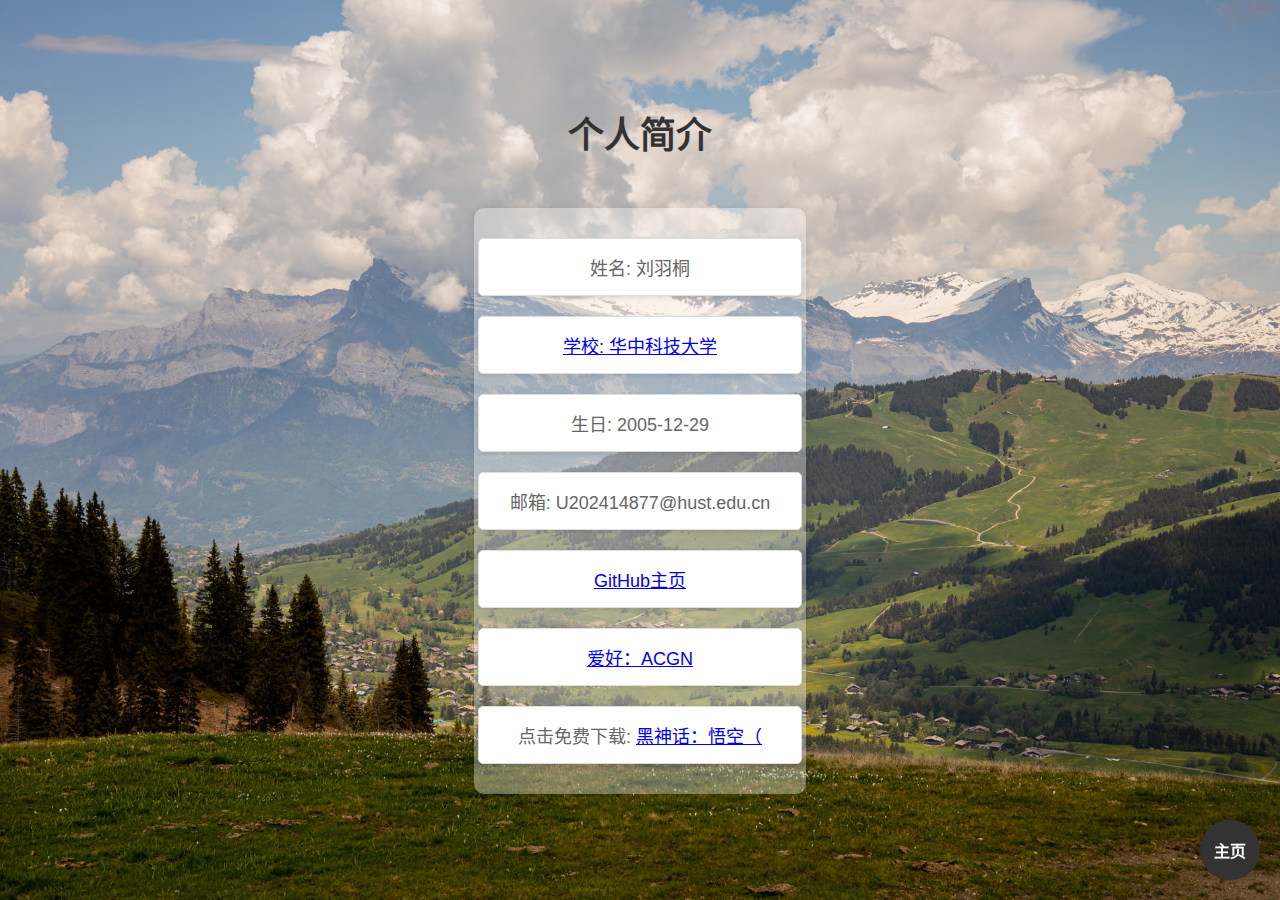
<file: lyt877/Web/Self Intro.html>
<!DOCTYPE html>
<html lang="zh-cn">
<head>
    <meta charset="UTF-8">
    <meta name="viewport" content="width=device-width, initial-scale=1.0">
    <title>个人简介</title>
    <link rel="stylesheet" href="style Intro.css">
</head>
<body>
    <div class="header">
        <h1>个人简介</h1>
    </div>
    <div class="info-container">
        <div class="info-item">姓名: 刘羽桐</div>
        <div class="info-item"><a href="School Intro.html">学校: 华中科技大学</a></div>
        <div class="info-item">生日: 2005-12-29</div>
        <div class="info-item">邮箱: U202414877@hust.edu.cn</div>
        <div class="info-item"><a href="https://github.com/Hapekiro22">GitHub主页</a></div>
        <div class="info-item"><a href="Game Intro.html">爱好：ACGN</a></div>
        <div class="info-item">点击免费下载: <a href="https://ys-api.mihoyo.com/event/download_porter/link/ys_cn/official/pc_default" target="_blank">黑神话：悟空（</a></div>
    </div>
    <div class="back-to-home">
        <a href="index.html">主页</a>
    </div>
</body>
</html>
</file>
<file: Web/styles.css>
body {
    background-image: url('../Image/Main Back.png');
    background-size: cover;
    background-position: center;
    font-family: Arial, sans-serif;
    margin: 0;
    padding: 0;
    display: flex;
    flex-direction: column;
    align-items: center;
    justify-content: center;
    height: 100vh;
    position: relative;
}

.navbar {
    position: absolute;
    top: 10px;
    left: 10px;
    background-color: #333;
    padding: 10px;
    border-radius: 5px;
    display: flex;
    align-items: center;
}

.navbar .site-title {
    color: white;
    font-weight: bold;
    margin-right: 20px;
}

.navbar a {
    color: white;
    margin: 0 10px;
    text-decoration: none;
    font-weight: bold;
}

.navbar a:hover {
    text-decoration: underline;
}

.date-weather {
    position: absolute;
    top: 10px;
    right: 10px;
    background-color: #fff;
    padding: 10px;
    border-radius: 5px;
    box-shadow: 0 0 10px rgba(0, 0, 0, 0.1);
    text-align: center;
    animation: fadeIn 1s ease-in-out;
}

@keyframes fadeIn {
    from {
        opacity: 0;
    }
    to {
        opacity: 1;
    }
}

.container {
    max-width: 1200px;
    margin: 20px auto;
    padding: 20px;
    background-color: rgba(255, 255, 255, 0.8);
    box-shadow: 0 0 10px rgba(0, 0, 0, 0.1);
    position: relative;
    border-radius: 10px;
    display: flex;
    justify-content: space-around;
    align-items: center;
    gap: 20px; /* 增大方块之间的距离 */
}

.card {
    background-color: #fff;
    border: 1px solid #ccc;
    border-radius: 5px;
    box-shadow: 0 2px 5px rgba(0, 0, 0, 0.1);
    margin: 10px;
    padding: 20px;
    transition: transform 0.3s, opacity 0.3s;
    flex: 1;
    max-width: 30%;
    display: flex;
    align-items: center;
    justify-content: center;
    text-align: center;
    opacity: 0.75; /* 设置初始不透明度为75% */
    position: relative;
    width: 200px;
    height: 150px;
}

.card:hover {
    transform: translateY(-10px);
    opacity: 1; /* 鼠标悬停时不透明度变为100% */
}

.card h2 {
    margin-top: 0;
    color: #333;
    z-index: 1;
}

.card h2 a {
    text-decoration: none;
    color: #333;
}

.card h2 a:hover {
    text-decoration: underline;
}

.card a {
    position: absolute;
    top: 0;
    left: 0;
    width: 100%;
    height: 100%;
    display: flex;
    justify-content: center;
    align-items: center;
    text-decoration: none;
    color: inherit;
}

.footer {
    position: fixed;
    bottom: 0;
    width: 100%;
    text-align: center;
    background-color: rgba(255, 255, 255, 0.8);
    backdrop-filter: blur(10px);
    color: black;
    padding: 10px 0;
    border-top: 1px solid #ddd;
}

@media (max-width: 768px) {
    .container {
        flex-direction: column;
        padding: 10px;
    }

    .navbar {
        text-align: left;
    }

    .navbar a {
        display: block;
        margin: 5px 0;
    }
}

.header {
    position: absolute;
    top: 0;
    left: 50%;
    transform: translateX(-50%);
    background-color: rgba(255, 255, 255, 0.8);
    padding: 10px 20px;
    border-radius: 5px;
    box-shadow: 0 0 10px rgba(0, 0, 0, 0.1);
    font-size: 24px;
    font-weight: bold;
    z-index: 1000; /* 确保 header 在最上层 */
}
</file>
<file: lyt877/Web/styles.css>
body {
    background-image: url('../Image/Main Back.png');
    background-size: cover;
    background-position: center;
    font-family: Arial, sans-serif;
    margin: 0;
    padding: 0;
    display: flex;
    flex-direction: column;
    align-items: center;
    justify-content: center;
    height: 100vh;
    position: relative;
}

.navbar {
    position: absolute;
    top: 10px;
    left: 10px;
    background-color: #333;
    padding: 10px;
    border-radius: 5px;
    display: flex;
    align-items: center;
}

.navbar .site-title {
    color: white;
    font-weight: bold;
    margin-right: 20px;
}

.navbar a {
    color: white;
    margin: 0 10px;
    text-decoration: none;
    font-weight: bold;
}

.navbar a:hover {
    text-decoration: underline;
}

.date-weather {
    position: absolute;
    top: 10px;
    right: 10px;
    background-color: #fff;
    padding: 10px;
    border-radius: 5px;
    box-shadow: 0 0 10px rgba(0, 0, 0, 0.1);
    text-align: center;
    animation: fadeIn 1s ease-in-out;
}

@keyframes fadeIn {
    from {
        opacity: 0;
    }
    to {
        opacity: 1;
    }
}

.container {
    max-width: 1200px;
    margin: 20px auto;
    padding: 20px;
    background-color: rgba(255, 255, 255, 0.8);
    box-shadow: 0 0 10px rgba(0, 0, 0, 0.1);
    position: relative;
    border-radius: 10px;
    display: flex;
    justify-content: space-around;
    align-items: center;
    gap: 20px; /* 增大方块之间的距离 */
}

.card {
    background-color: #fff;
    border: 1px solid #ccc;
    border-radius: 5px;
    box-shadow: 0 2px 5px rgba(0, 0, 0, 0.1);
    margin: 10px;
    padding: 20px;
    transition: transform 0.3s, opacity 0.3s;
    flex: 1;
    max-width: 30%;
    display: flex;
    align-items: center;
    justify-content: center;
    text-align: center;
    opacity: 0.75; /* 设置初始不透明度为75% */
    position: relative;
    width: 200px;
    height: 150px;
}

.card:hover {
    transform: translateY(-10px);
    opacity: 1; /* 鼠标悬停时不透明度变为100% */
}

.card h2 {
    margin-top: 0;
    color: #333;
    z-index: 1;
}

.card h2 a {
    text-decoration: none;
    color: #333;
}

.card h2 a:hover {
    text-decoration: underline;
}

.card a {
    position: absolute;
    top: 0;
    left: 0;
    width: 100%;
    height: 100%;
    display: flex;
    justify-content: center;
    align-items: center;
    text-decoration: none;
    color: inherit;
}

.footer {
    position: fixed;
    bottom: 0;
    width: 100%;
    text-align: center;
    background-color: rgba(255, 255, 255, 0.8);
    backdrop-filter: blur(10px);
    color: black;
    padding: 10px 0;
    border-top: 1px solid #ddd;
}

@media (max-width: 768px) {
    .container {
        flex-direction: column;
        padding: 10px;
    }

    .navbar {
        text-align: left;
    }

    .navbar a {
        display: block;
        margin: 5px 0;
    }
}

.header {
    position: absolute;
    top: 0;
    left: 50%;
    transform: translateX(-50%);
    background-color: rgba(255, 255, 255, 0.8);
    padding: 10px 20px;
    border-radius: 5px;
    box-shadow: 0 0 10px rgba(0, 0, 0, 0.1);
    font-size: 24px;
    font-weight: bold;
    z-index: 1000; /* 确保 header 在最上层 */
}
</file>
<file: Web/style Game.css>
/* style Game.css */

/* 基本样式 */
body {
    position: relative;
    margin: 0;
    padding: 0;
    font-family: Arial, sans-serif;
    background-image: url('../Image/Elden Ring Backpage.jpeg'); /* 设置恒定的背景图片 */
    background-size: cover;
    background-position: center;
    background-repeat: no-repeat;
     /* 添加虚化效果 */
}

body::before {
    content: "";
    position: fixed;
    top: 0;
    left: 0;
    width: 100%;
    height: 100%;
    background-size: cover; /* 保持背景图片大小不变 */
    background-position: center;
    background-repeat: no-repeat;
    filter: blur(8px);
    z-index: -1;
    transition: background-image 0.5s ease-in-out;
    image-rendering: pixelated; /* 降低分辨率 */
}

.header {
    background-color: #333;
    color: white;
    padding: 20px;
    text-align: center;
}

.game-container {
    display: flex;
    flex-direction: column;
    align-items: flex-start;
    justify-content: center;
    height: calc(100vh - 60px); /* 减去header的高度 */
    padding: 20px;
}

.game-card {
    background-color: white;
    border: 1px solid #ccc;
    border-radius: 5px;
    box-shadow: 0 2px 5px rgba(0, 0, 0, 0.1);
    height: 200px; /* 调整后的高度 */
    width: 120px; /* 调整后的宽度 */
    margin-bottom: 20px;
    padding: 10px;
    text-align: center;
    transition: transform 0.3s ease-in-out;
    cursor: pointer;
}

.image-container {
    position: relative;
    overflow: hidden;
    height: 70%; /* 调整图片容器的高度 */
}

.image-container img {
    width: 100%;
    height: 100%;
    object-fit: cover; /* 使图片适应容器 */
    border-radius: 5px;
    transition: transform 0.3s ease-in-out;
}

.game-card h2 {
    margin-top: 5px;
    font-size: 14px; /* 调整文字大小 */
    color: #333;
}

.game-card p {
    color: #666;
}

.game-card:hover {
    transform: scale(1.05);
}

.game-detail {
    position: fixed;
    top: 150px;
    left: -100%; /* 初始位置在屏幕左侧外 */
    max-width: calc(100vw - 500px);
    max-height: calc(100vh - 300px);
    background-color: rgba(255, 255, 255, 0.553);
    border-radius: 5px; 
    box-shadow: 0 2px 5px rgba(0, 0, 0, 0.1);
    padding: 20px;         
    overflow: auto;
    opacity: 0;
    transition: opacity 0.5s ease-in-out, left 0.5s ease-in-out;
}

.game-detail.show {
    left: 230px; /* 显示时的位置 */
    opacity: 1;
}

.game-detail.hide {
    left: -100%; /* 隐藏时的位置 */
    opacity: 0;
}

.game-detail p {
    color: #333;
    font-size: 18px;
}

.button-container {
    position: fixed;
    bottom: 20px;
    right: 20px;
    display: flex;
    gap: 10px;
}

.button {
    padding: 10px 20px;
    font-size: 16px;
    background-color: #333;
    color: white;
    text-decoration: none;
    border-radius: 5px;
    transition: background-color 0.3s ease, transform 0.3s ease;
}

.button:hover {
    background-color: #555;
    transform: scale(1.1);
}

/* 动画效果 */
@keyframes fadeIn {
    from {
        opacity: 0;
    }
    to {
        opacity: 1;
    }
}

.fade-in {
    animation: fadeIn 1s ease-in-out;
}
</file>
<file: Web/style school.css>
body {
    background-color: #f0f0f0;
    font-family: Arial, sans-serif;
    margin: 0;
    padding: 0;
    display: flex;
    justify-content: center;
    align-items: center;
    height: 100vh;
    position: relative;
    overflow: hidden;
}

.background {
    position: absolute;
    top: 0;
    left: 0;
    width: 100%;
    height: 100%;
    background: url('../Image/University\ Background.webp') no-repeat center center/cover;
    filter: blur(10px);
    z-index: -1;
}

.container {
    display: flex;
    justify-content: space-around;
    width: 80%;
    gap: 20px;
}

.intro-box {
    background-color: rgba(255, 255, 255, 0.8);
    padding: 20px;
    border-radius: 15px;
    box-shadow: 0 0 10px rgba(0, 0, 0, 0.1);
    width: 45%;
    text-align: center;
    position: relative;
    transition: transform 0.3s, box-shadow 0.3s;
}

.intro-box:hover {
    transform: translateY(-10px);
    box-shadow: 0 0 20px rgba(0, 0, 0, 0.2);
}

.intro-box h2 {
    margin-top: 40px; /* 为图标腾出空间 */
    color: #333;
}

.intro-box p {
    color: #666;
    font-size: 16px;
    line-height: 1.5;
    text-align: left;
}

.intro-box a {
    display: block;
    margin-top: 10px;
    color: #1a73e8;
    text-decoration: none;
    font-weight: bold;
}

.intro-box a:hover {
    text-decoration: underline;
}

.icon {
    position: absolute;
    top: -30px; /* 图标高度的一半 */
    left: 50%;
    transform: translateX(-50%);
    width: 60px;
    height: 60px;
    border-radius: 50%;
    box-shadow: 0 0 10px rgba(0, 0, 0, 0.1);
}

.navigation-buttons {
    position: absolute;
    bottom: 20px;
    right: 20px;
    display: flex;
    gap: 10px;
}

.nav-button {
    background-color: #333;
    color: white;
    padding: 10px 20px;
    border-radius: 5px;
    text-decoration: none;
    font-weight: bold;
    transition: transform 0.3s;
}

.nav-button:hover {
    transform: scale(1.1);
}
</file>
<file: Web/style Intro.css>
body {
    background-color: #f0f0f0;
    font-family: Arial, sans-serif;
    margin: 0;
    padding: 0;
    display: flex;
    flex-direction: column;
    align-items: center;
    justify-content: center;
    height: 100vh;
    position: relative;
    background-image: url('../Image/Main Back.png'); /* 设置恒定的背景图片 */
    background-size: cover;
    background-position: center;
    background-repeat: no-repeat;
}

.header {
    text-align: center;
    margin-bottom: 50px;
}

.header h1 {
    margin: 0;
    font-size: 36px;
    color: #333;
}

.info-container {
    display: flex;
    flex-direction: column;
    align-items: center;
    background-color: rgba(255, 255, 255, 0.342);
    padding: 20px;
    border-radius: 10px;
    box-shadow: 0 0 10px rgba(0, 0, 0, 0.1);
}

.info-item {
    width: 100%;
    max-width: 600px;
    background-color: #fff;
    border: 1px solid #ddd;
    border-radius: 5px;
    box-shadow: 0 2px 5px rgba(0, 0, 0, 0.1);
    margin: 10px 0;
    padding: 15px;
    font-size: 18px;
    color: #666;
    text-align: center;
    transition: transform 0.3s;
}

.info-item:hover {
    transform: translateY(-5px);
}

.back-to-home {
    position: fixed;
    bottom: 20px;
    right: 20px;
    background-color: #333;
    width: 60px;
    height: 60px;
    border-radius: 50%;
    display: flex;
    align-items: center;
    justify-content: center;
    box-shadow: 0 0 10px rgba(0, 0, 0, 0.1);
    transition: transform 0.3s;
}

.back-to-home:hover {
    transform: scale(1.1);
}

.back-to-home a {
    color: white;
    text-decoration: none;
    font-weight: bold;
    text-align: center;
}
</file>
<file: Web/style Web.css>
/* style Web.css */

/* 基本样式 */
body {
    position: relative;
    margin: 0;
    padding: 0;
    font-family: Arial, sans-serif;
}

body::before {
    content: "";
    position: fixed;
    top: 0;
    left: 0;
    width: 100%;
    height: 100%;
    background-image: url('../Image/Main\ Back.png');
    background-size: cover;
    background-position: center;
    background-repeat: no-repeat;
    filter: blur(8px);
    z-index: -1;
}

.header {
    background-color: #333;
    color: white;
    padding: 20px;
    text-align: center;
}

.webpage-container {
    position: relative;
    z-index: 1;
    display: flex;
    flex-direction: column;
    align-items: center;
    padding: 20px;
}

.webpage-card {
    background-color: white;
    border: 1px solid #ccc;
    border-radius: 5px;
    box-shadow: 0 2px 5px rgba(0, 0, 0, 0.1);
    width: 90%;
    max-width: 800px;
    margin: 10px 0;
    padding: 20px;
    text-align: center;
    transition: transform 0.3s ease-in-out; /* 添加过渡效果 */
}

.webpage-card:hover {
    transform: scale(1.05); /* 鼠标悬停时放大 */
}

.webpage-card h2 {
    margin-top: 0;
    color: #333;
}

.webpage-card p {
    color: #666;
}

.webpage-card a {
    display: inline-block;
    margin-top: 10px;
    padding: 10px 20px;
    background-color: #333;
    color: white;
    text-decoration: none;
    border-radius: 5px;
}

.webpage-card a:hover {
    background-color: #555;
}

.button-container {
    position: fixed;
    bottom: 20px;
    right: 20px;
    display: flex;
    gap: 10px;
}

.button {
    padding: 10px 20px;
    font-size: 16px;
    background-color: #333;
    color: white;
    text-decoration: none;
    border-radius: 5px;
    transition: background-color 0.3s ease, transform 0.3s ease;
}

.button:hover {
    background-color: #555;
    transform: scale(1.1);
}

/* 动画效果 */
@keyframes fadeIn {
    from {
        opacity: 0;
    }
    to {
        opacity: 1;
    }
}

@keyframes fadeOut {
    from {
        opacity: 1;
    }
    to {
        opacity: 0;
    }
}

@keyframes scaleUp {
    from {
        transform: scale(0.8);
    }
    to {
        transform: scale(1);
    }
}

@keyframes scaleDown {
    from {
        transform: scale(1);
    }
    to {
        transform: scale(0.8);
    }
}

@keyframes slideIn {
    from {
        transform: translateX(-100%);
    }
    to {
        transform: translateX(0);
    }
}

@keyframes slideOut {
    from {
        transform: translateX(0);
    }
    to {
        transform: translateX(100%);
    }
}

.fade-in {
    animation: fadeIn 1s ease-in-out;
}

.fade-out {
    animation: fadeOut 1s ease-in-out;
}

.scale-up {
    animation: scaleUp 0.5s ease-in-out;
}

.scale-down {
    animation: scaleDown 0.5s ease-in-out;
}

.slide-in {
    animation: slideIn 0.5s ease-in-out;
}

.slide-out {
    animation: slideOut 0.5s ease-in-out;
}
</file>
<file: docs/Web/style Game.css>
/* style Game.css */

/* 基本样式 */
body {
    position: relative;
    margin: 0;
    padding: 0;
    font-family: Arial, sans-serif;
    background-image: url('../Image/Elden Ring Backpage.jpeg'); /* 设置恒定的背景图片 */
    background-size: cover;
    background-position: center;
    background-repeat: no-repeat;
     /* 添加虚化效果 */
}

body::before {
    content: "";
    position: fixed;
    top: 0;
    left: 0;
    width: 100%;
    height: 100%;
    background-size: cover; /* 保持背景图片大小不变 */
    background-position: center;
    background-repeat: no-repeat;
    filter: blur(8px);
    z-index: -1;
    transition: background-image 0.5s ease-in-out;
    image-rendering: pixelated; /* 降低分辨率 */
}

.header {
    background-color: #333;
    color: white;
    padding: 20px;
    text-align: center;
}

.game-container {
    display: flex;
    flex-direction: column;
    align-items: flex-start;
    justify-content: center;
    height: calc(100vh - 60px); /* 减去header的高度 */
    padding: 20px;
}

.game-card {
    background-color: white;
    border: 1px solid #ccc;
    border-radius: 5px;
    box-shadow: 0 2px 5px rgba(0, 0, 0, 0.1);
    height: 200px; /* 调整后的高度 */
    width: 120px; /* 调整后的宽度 */
    margin-bottom: 20px;
    padding: 10px;
    text-align: center;
    transition: transform 0.3s ease-in-out;
    cursor: pointer;
}

.image-container {
    position: relative;
    overflow: hidden;
    height: 70%; /* 调整图片容器的高度 */
}

.image-container img {
    width: 100%;
    height: 100%;
    object-fit: cover; /* 使图片适应容器 */
    border-radius: 5px;
    transition: transform 0.3s ease-in-out;
}

.game-card h2 {
    margin-top: 5px;
    font-size: 14px; /* 调整文字大小 */
    color: #333;
}

.game-card p {
    color: #666;
}

.game-card:hover {
    transform: scale(1.05);
}

.game-detail {
    position: fixed;
    top: 150px;
    right: 130px;
    width: calc(100vw - 500px);
    height: calc(100vh - 300px);
    background-color: rgba(255, 255, 255, 0.553);
    border-radius: 5px; 
    box-shadow: 0 2px 5px rgba(0, 0, 0, 0.1);
    padding: 20px;         
    display: none;
    overflow: auto;
    opacity: 0;
    transition: opacity 0.5s ease-in-out;
    
}

.game-detail.show {
    display: block;
    opacity: 1;
}

.game-detail.hide {
    opacity: 0;
    transition: opacity 0.5s ease-in-out;
}

.game-detail p {
    color: #333;
    font-size: 18px;
}

.button-container {
    position: fixed;
    bottom: 20px;
    right: 20px;
    display: flex;
    gap: 10px;
}

.button {
    padding: 10px 20px;
    font-size: 16px;
    background-color: #333;
    color: white;
    text-decoration: none;
    border-radius: 5px;
    transition: background-color 0.3s ease, transform 0.3s ease;
}

.button:hover {
    background-color: #555;
    transform: scale(1.1);
}

/* 动画效果 */
@keyframes fadeIn {
    from {
        opacity: 0;
    }
    to {
        opacity: 1;
    }
}

.fade-in {
    animation: fadeIn 1s ease-in-out;
}
</file>
<file: docs/Web/style school.css>
body {
    background-color: #f0f0f0;
    font-family: Arial, sans-serif;
    margin: 0;
    padding: 0;
    display: flex;
    justify-content: center;
    align-items: center;
    height: 100vh;
    position: relative;
    overflow: hidden;
}

.background {
    position: absolute;
    top: 0;
    left: 0;
    width: 100%;
    height: 100%;
    background: url('../Image/University\ Background.webp') no-repeat center center/cover;
    filter: blur(10px);
    z-index: -1;
}

.container {
    display: flex;
    justify-content: space-around;
    width: 80%;
    gap: 20px;
}

.intro-box {
    background-color: rgba(255, 255, 255, 0.8);
    padding: 20px;
    border-radius: 15px;
    box-shadow: 0 0 10px rgba(0, 0, 0, 0.1);
    width: 45%;
    text-align: center;
    position: relative;
    transition: transform 0.3s, box-shadow 0.3s;
}

.intro-box:hover {
    transform: translateY(-10px);
    box-shadow: 0 0 20px rgba(0, 0, 0, 0.2);
}

.intro-box h2 {
    margin-top: 40px; /* 为图标腾出空间 */
    color: #333;
}

.intro-box p {
    color: #666;
    font-size: 16px;
    line-height: 1.5;
    text-align: left;
}

.intro-box a {
    display: block;
    margin-top: 10px;
    color: #1a73e8;
    text-decoration: none;
    font-weight: bold;
}

.intro-box a:hover {
    text-decoration: underline;
}

.icon {
    position: absolute;
    top: -30px; /* 图标高度的一半 */
    left: 50%;
    transform: translateX(-50%);
    width: 60px;
    height: 60px;
    border-radius: 50%;
    box-shadow: 0 0 10px rgba(0, 0, 0, 0.1);
}

.navigation-buttons {
    position: absolute;
    bottom: 20px;
    right: 20px;
    display: flex;
    gap: 10px;
}

.nav-button {
    background-color: #333;
    color: white;
    padding: 10px 20px;
    border-radius: 5px;
    text-decoration: none;
    font-weight: bold;
    transition: transform 0.3s;
}

.nav-button:hover {
    transform: scale(1.1);
}
</file>
<file: lyt877/Web/style Game.css>
/* style Game.css */

/* 基本样式 */
body {
    position: relative;
    margin: 0;
    padding: 0;
    font-family: Arial, sans-serif;
    background-image: url('../Image/Elden Ring Backpage.jpeg'); /* 设置恒定的背景图片 */
    background-size: cover;
    background-position: center;
    background-repeat: no-repeat;
     /* 添加虚化效果 */
}

body::before {
    content: "";
    position: fixed;
    top: 0;
    left: 0;
    width: 100%;
    height: 100%;
    background-size: cover; /* 保持背景图片大小不变 */
    background-position: center;
    background-repeat: no-repeat;
    filter: blur(8px);
    z-index: -1;
    transition: background-image 0.5s ease-in-out;
    image-rendering: pixelated; /* 降低分辨率 */
}

.header {
    background-color: #333;
    color: white;
    padding: 20px;
    text-align: center;
}

.game-container {
    display: flex;
    flex-direction: column;
    align-items: flex-start;
    justify-content: center;
    height: calc(100vh - 60px); /* 减去header的高度 */
    padding: 20px;
}

.game-card {
    background-color: white;
    border: 1px solid #ccc;
    border-radius: 5px;
    box-shadow: 0 2px 5px rgba(0, 0, 0, 0.1);
    height: 200px; /* 调整后的高度 */
    width: 120px; /* 调整后的宽度 */
    margin-bottom: 20px;
    padding: 10px;
    text-align: center;
    transition: transform 0.3s ease-in-out;
    cursor: pointer;
}

.image-container {
    position: relative;
    overflow: hidden;
    height: 70%; /* 调整图片容器的高度 */
}

.image-container img {
    width: 100%;
    height: 100%;
    object-fit: cover; /* 使图片适应容器 */
    border-radius: 5px;
    transition: transform 0.3s ease-in-out;
}

.game-card h2 {
    margin-top: 5px;
    font-size: 14px; /* 调整文字大小 */
    color: #333;
}

.game-card p {
    color: #666;
}

.game-card:hover {
    transform: scale(1.05);
}

.game-detail {
    position: fixed;
    top: 150px;
    right: 130px;
    width: calc(100vw - 500px);
    height: calc(100vh - 300px);
    background-color: rgba(255, 255, 255, 0.553);
    border-radius: 5px; 
    box-shadow: 0 2px 5px rgba(0, 0, 0, 0.1);
    padding: 20px;         
    display: none;
    overflow: auto;
    opacity: 0;
    transition: opacity 0.5s ease-in-out;
    
}

.game-detail.show {
    display: block;
    opacity: 1;
}

.game-detail.hide {
    opacity: 0;
    transition: opacity 0.5s ease-in-out;
}

.game-detail p {
    color: #333;
    font-size: 18px;
}

.button-container {
    position: fixed;
    bottom: 20px;
    right: 20px;
    display: flex;
    gap: 10px;
}

.button {
    padding: 10px 20px;
    font-size: 16px;
    background-color: #333;
    color: white;
    text-decoration: none;
    border-radius: 5px;
    transition: background-color 0.3s ease, transform 0.3s ease;
}

.button:hover {
    background-color: #555;
    transform: scale(1.1);
}

/* 动画效果 */
@keyframes fadeIn {
    from {
        opacity: 0;
    }
    to {
        opacity: 1;
    }
}

.fade-in {
    animation: fadeIn 1s ease-in-out;
}
</file>
<file: lyt877/Web/style Intro.css>
body {
    background-color: #f0f0f0;
    font-family: Arial, sans-serif;
    margin: 0;
    padding: 0;
    display: flex;
    flex-direction: column;
    align-items: center;
    justify-content: center;
    height: 100vh;
    position: relative;
    background-image: url('../Image/Main Back.png'); /* 设置恒定的背景图片 */
    background-size: cover;
    background-position: center;
    background-repeat: no-repeat;
}

.header {
    text-align: center;
    margin-bottom: 50px;
}

.header h1 {
    margin: 0;
    font-size: 36px;
    color: #333;
}

.info-container {
    display: flex;
    flex-direction: column;
    align-items: center;
    background-color: rgba(255, 255, 255, 0.342);
    padding: 20px;
    border-radius: 10px;
    box-shadow: 0 0 10px rgba(0, 0, 0, 0.1);
}

.info-item {
    width: 100%;
    max-width: 600px;
    background-color: #fff;
    border: 1px solid #ddd;
    border-radius: 5px;
    box-shadow: 0 2px 5px rgba(0, 0, 0, 0.1);
    margin: 10px 0;
    padding: 15px;
    font-size: 18px;
    color: #666;
    text-align: center;
    transition: transform 0.3s;
}

.info-item:hover {
    transform: translateY(-5px);
}

.back-to-home {
    position: fixed;
    bottom: 20px;
    right: 20px;
    background-color: #333;
    width: 60px;
    height: 60px;
    border-radius: 50%;
    display: flex;
    align-items: center;
    justify-content: center;
    box-shadow: 0 0 10px rgba(0, 0, 0, 0.1);
    transition: transform 0.3s;
}

.back-to-home:hover {
    transform: scale(1.1);
}

.back-to-home a {
    color: white;
    text-decoration: none;
    font-weight: bold;
    text-align: center;
}
</file>
